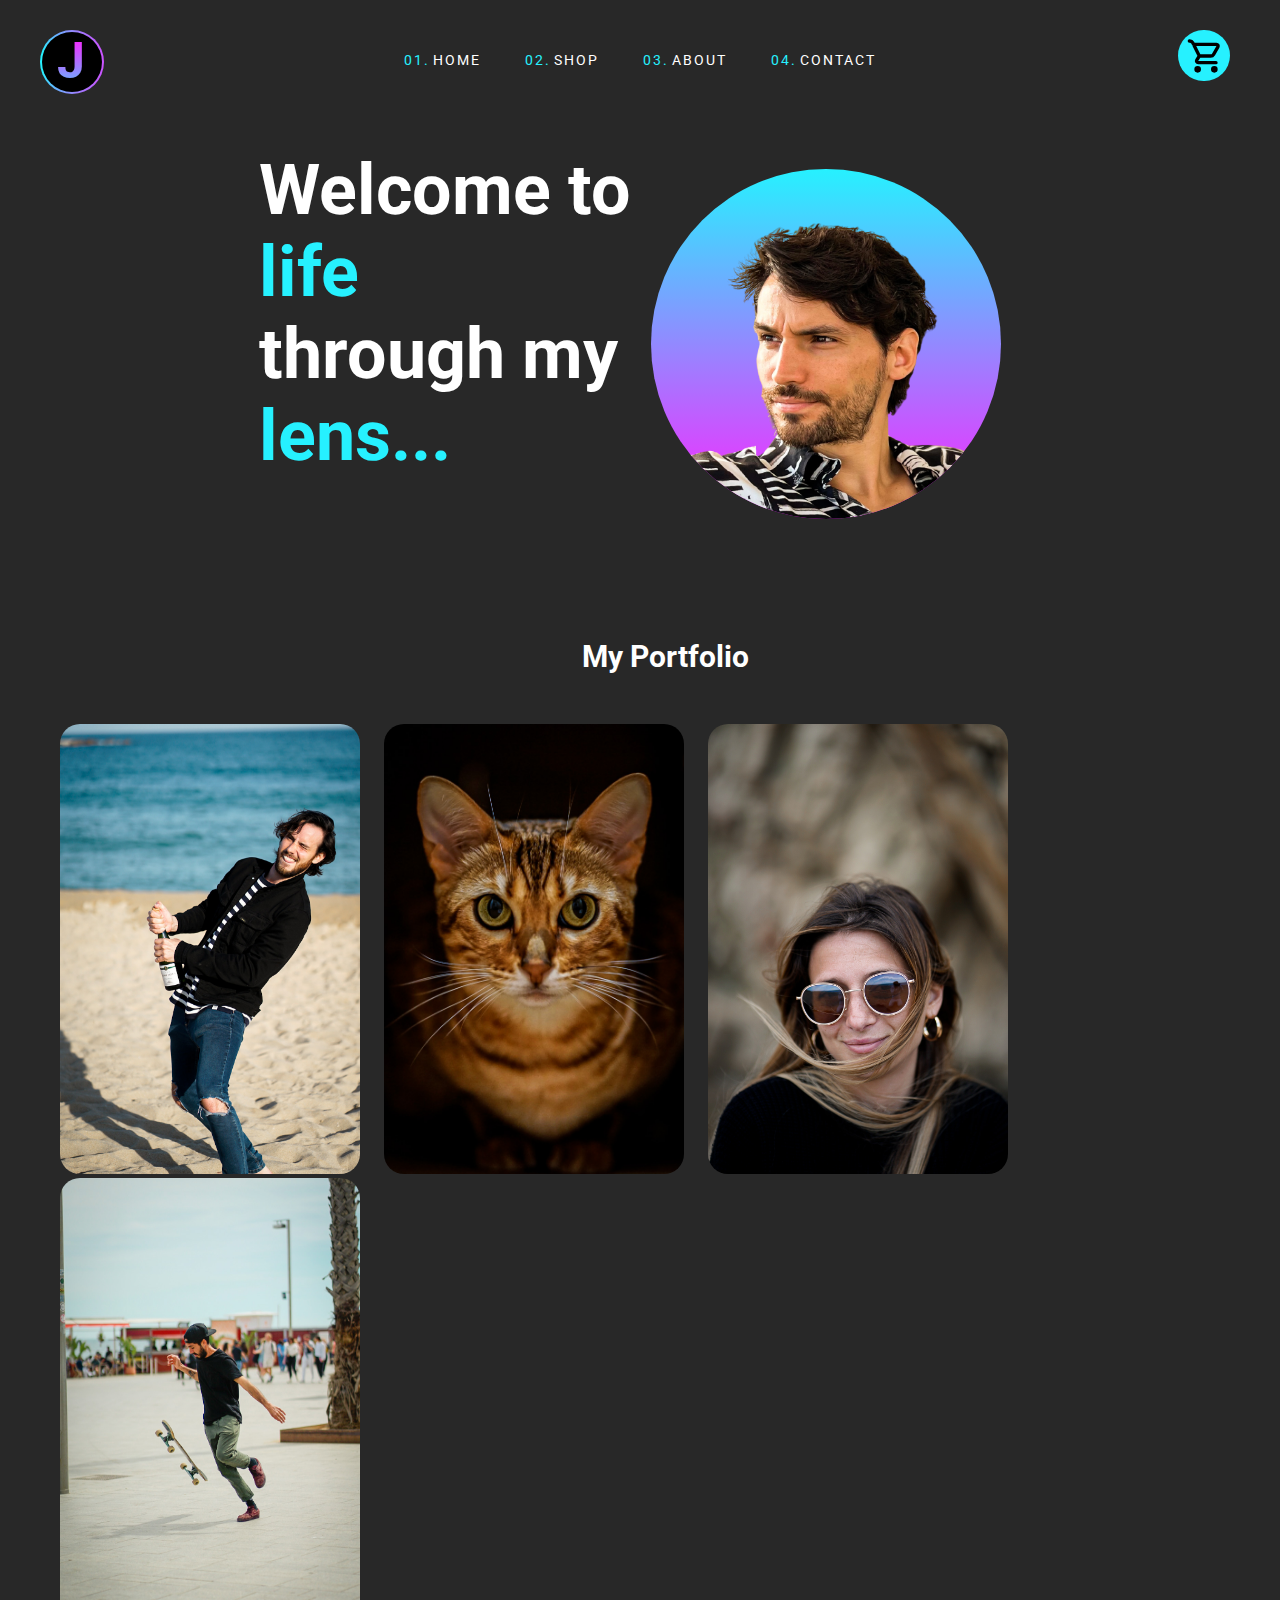
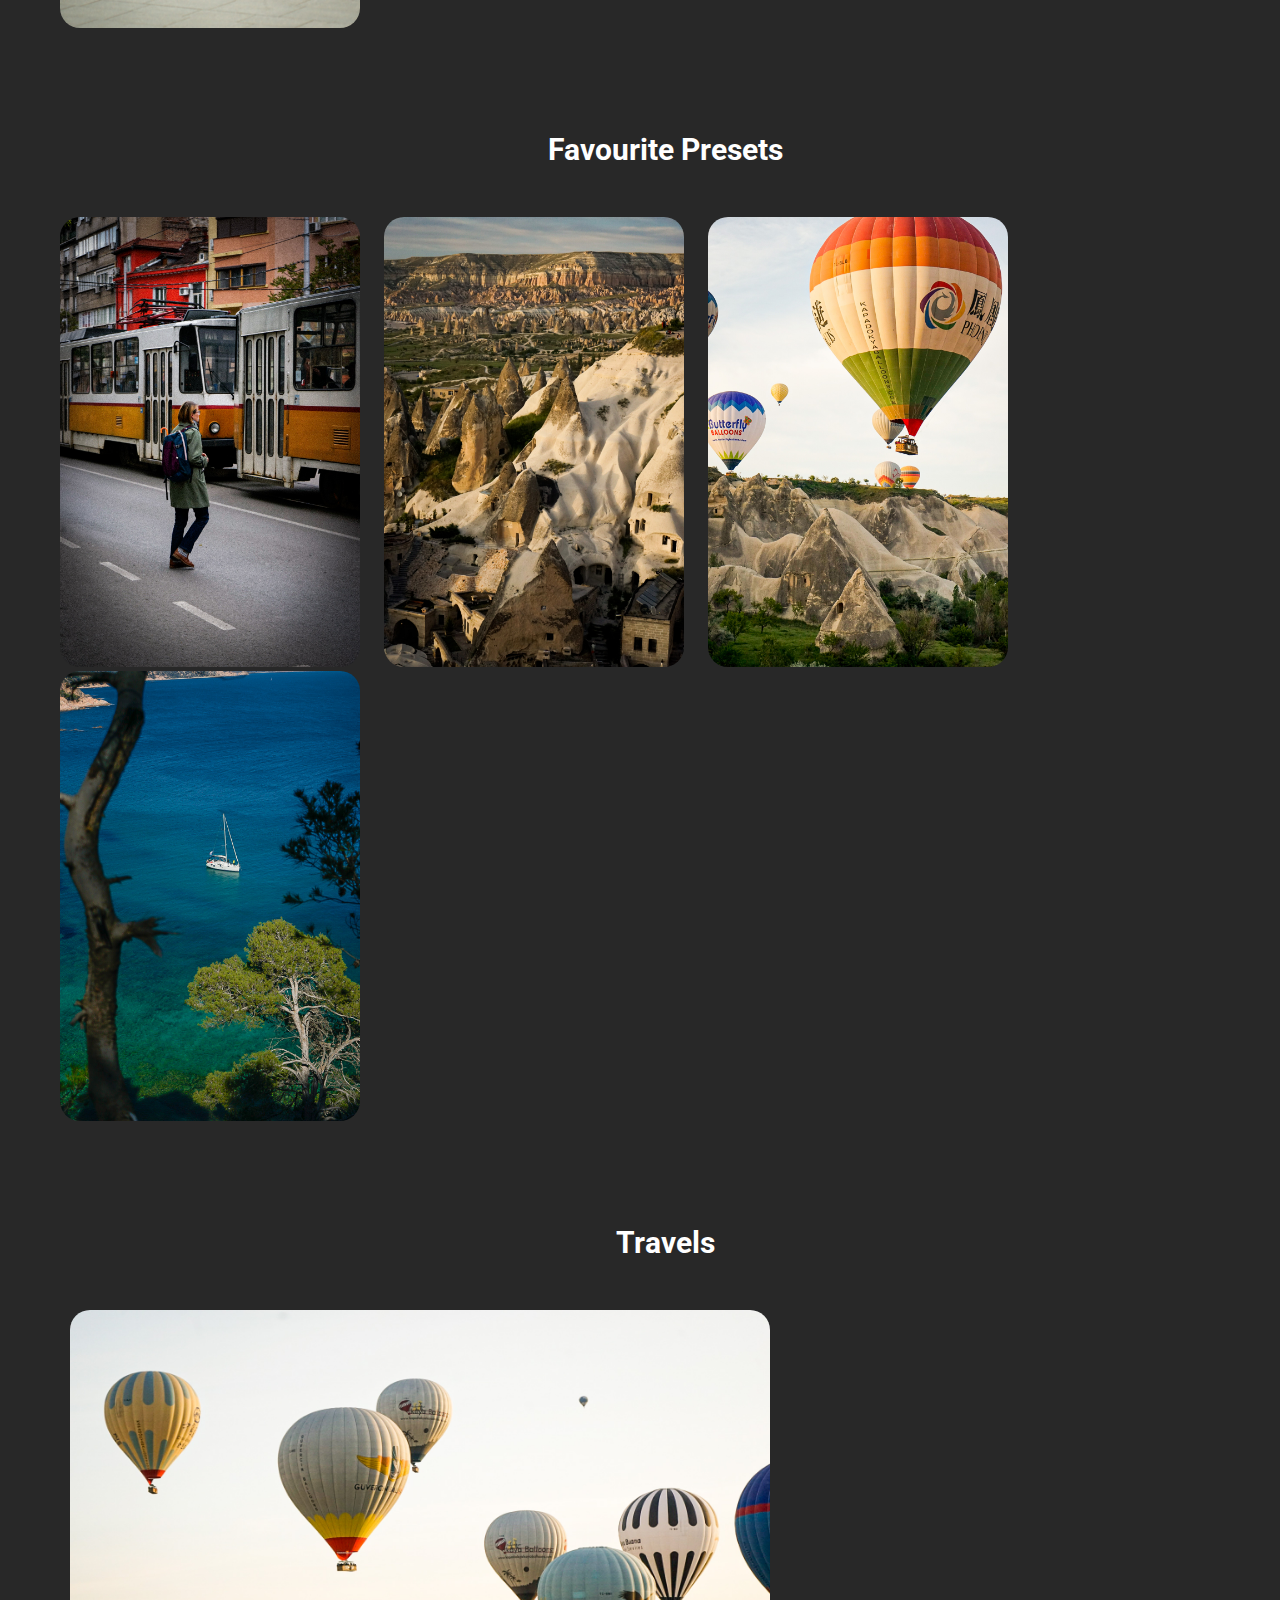
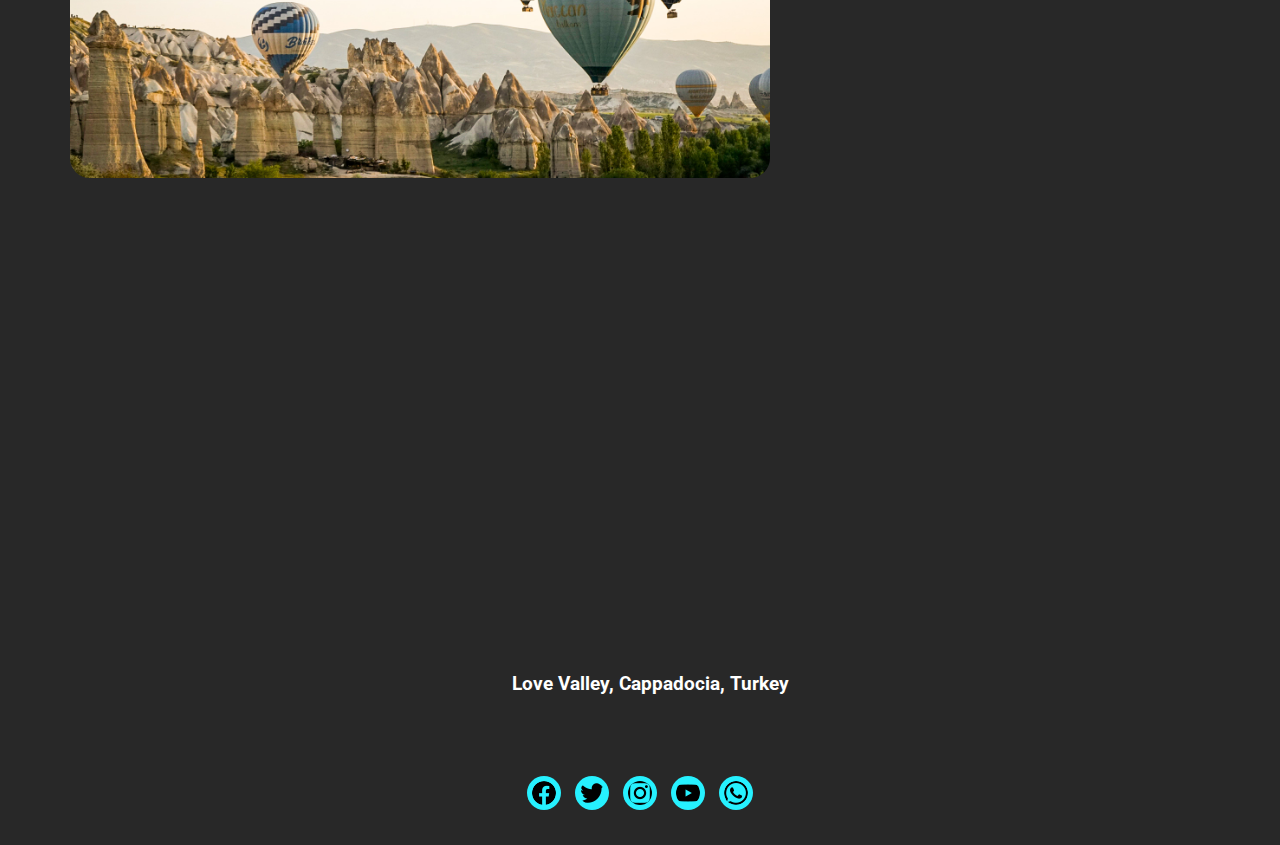
<file: index.html>
<!DOCTYPE html>
<html lang="en">
  <head>
    <meta charset="UTF-8" />
    <meta http-equiv="X-UA-Compatible" content="IE=edge" />
    <meta name="viewport" content="width=device-width, initial-scale=1.0" />
    <title>PH Manu C.</title>
    <link rel="stylesheet" href="./style.css" />
    <link rel="preconnect" href="https://fonts.googleapis.com" />
    <link rel="preconnect" href="https://fonts.gstatic.com" crossorigin />
    <link
      href="https://fonts.googleapis.com/css2?family=Roboto&display=swap"
      rel="stylesheet"
    />
  </head>

  <body>
    <header>
      <nav class="navegador">
        <div class="logo-container">        
          <div class="logo-background">
          <a class="logo" href="./index.html">J</a>
          </div>
        </div>

        <div class="list-container">
          <ul>
            <li>
              <a href="./index.html"><span>01.</span>HOME</a>
            </li>
            <li>
              <a href="./pages/shop.html"><span>02.</span>SHOP</a>
            </li>
            <li>
              <a href="./pages/about.html"><span>03.</span>ABOUT</a>
            </li>
            <li>
              <a href="./pages/contact.html"><span>04.</span>CONTACT</a>
            </li>
          </ul>
        </div>

        <div class="shopping-cart">
          <img src="./multimedia/imgs/shopping-cart-svgrepo-com.svg" alt="" />
        </div>
      </nav>
    </header>

    <main>
      <section class="main-container">
        <div>
          <h1>Welcome to</h1>
          <h1 class="highlight-words">life</span>
          <h1>through my</h1>
          <h1 class="highlight-words">lens...</span>
        </div>
        <img
          src="./multimedia/imgs/Juanxi-profile-removebg-preview.png"
          alt=""
        />
      </section>

      <section class="section-container">
          <h2>My Portfolio</h2>
          <div class="image-container">
            <img src="./multimedia/imgs/dsc1201.jpg" alt="" />
            <img src="./multimedia/imgs/dsc9755.jpg" alt="" />
            <img src="./multimedia/imgs/dsc9793.jpg" alt="" />
            <img src="./multimedia/imgs/dsc0820.jpg" alt="" />
          </div>
      </section>

    <section class="section-container">
      <h2>Favourite Presets</h2>
      <div class="image-container">
        <img src="./multimedia/imgs/dsc1539.jpg" alt="" />
        <img src="./multimedia/imgs/dsc2445.jpg" alt="" />
        <img src="./multimedia/imgs/dsc2667.jpg" alt="" />
        <img src="./multimedia/imgs/dsc9922.jpg" alt="" />
      </div>
    </section>

    <section class="section-container">
      <h2>Travels</h2>
      <div class="travels-container">
        <img class="travel-image" src="./multimedia/imgs/dsc2673.jpg" alt="" />
        <iframe
          src="https://www.google.com/maps/embed?pb=!1m18!1m12!1m3!1d3115.487343732438!2d34.81705847551503!3d38.660666571775565!2m3!1f0!2f0!3f0!3m2!1i1024!2i768!4f13.1!3m3!1m2!1s0x152a67cceb93f6c5%3A0xdf9c7ba0b0b6cb65!2sLove%20Valley!5e0!3m2!1sen!2ses!4v1686309056722!5m2!1sen!2ses"
          width="500"
          height="467"
          style="border: 0"
          allowfullscreen=""
          loading="lazy"
          referrerpolicy="no-referrer-when-downgrade"
        ></iframe>
        <h3>Love Valley, Cappadocia, Turkey</h3>
      </div>
    </section>
  </main>

    <footer>
      <div class="social-container">
        <a href=""><img src="./multimedia/imgs/facebook.png" alt=""></a>
        <a href=""><img src="./multimedia/imgs/twitter.png" alt=""></a>
        <a href=""><img src="./multimedia/imgs/instagram.png" alt=""></a>
        <a href=""><img src="./multimedia/imgs/youtube.png" alt=""></a>
        <a href=""><img src="./multimedia/imgs/whatsapp.png" alt=""></a>
      </div>
    </footer>
  </body>
</html>
</file>
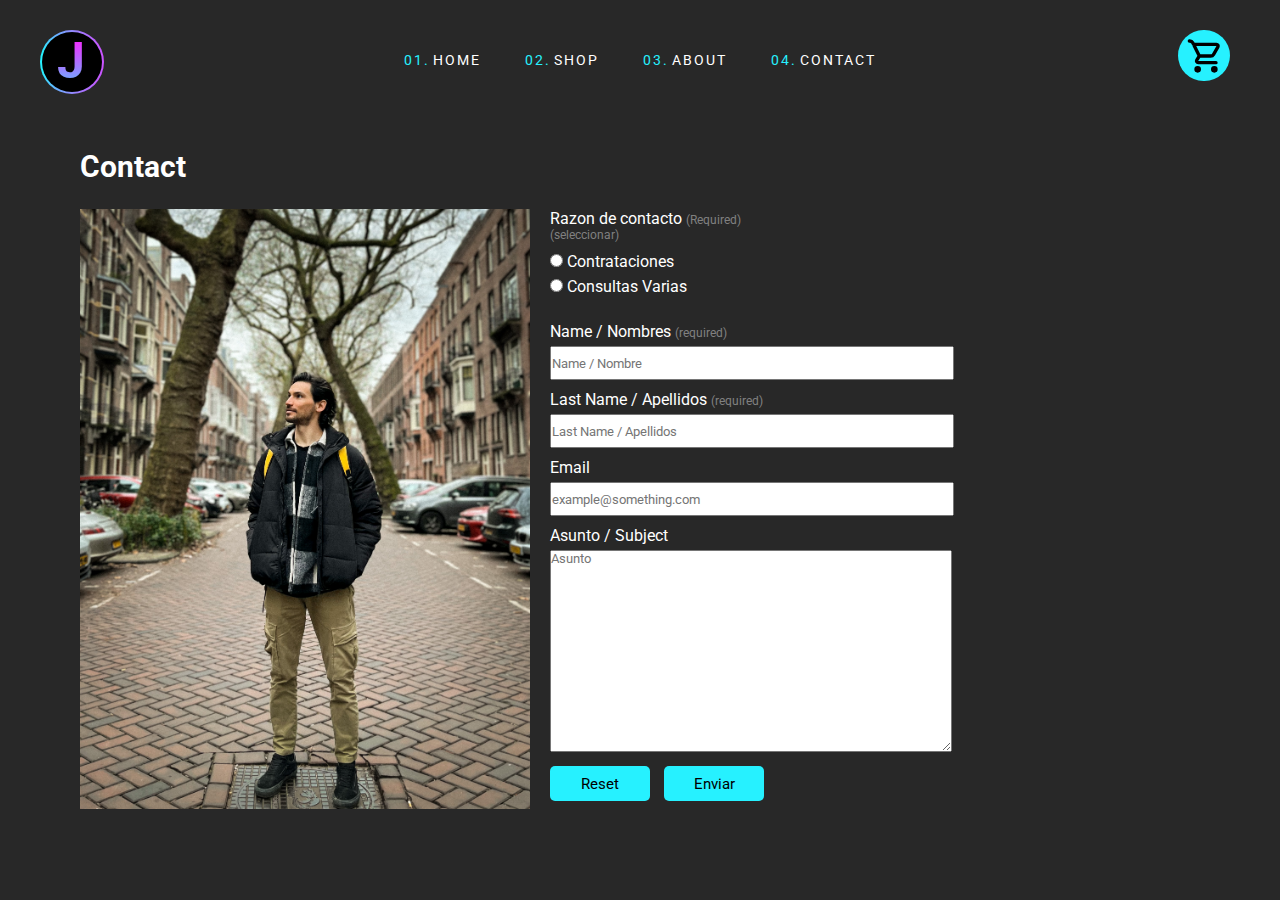
<file: pages/contact.html>
<!DOCTYPE html>
<html lang="en">
  <head>
    <meta charset="UTF-8" />
    <meta http-equiv="X-UA-Compatible" content="IE=edge" />
    <meta name="viewport" content="width=device-width, initial-scale=1.0" />
    <title>Contact - PH Manu C.</title>
    <link rel="stylesheet" href="../style.css" />
    <link rel="preconnect" href="https://fonts.googleapis.com" />
    <link rel="preconnect" href="https://fonts.gstatic.com" crossorigin />
    <link
      href="https://fonts.googleapis.com/css2?family=Roboto&display=swap"
      rel="stylesheet"
    />
  </head>
  <body>
    <header>
      <nav class="navegador">
        <div class="logo-container">
          <div class="logo-background">
            <a class="logo" href="../index.html">J</a>
          </div>
        </div>

        <div class="list-container">
          <ul>
            <li>
              <a href="../index.html"><span>01.</span>HOME</a>
            </li>
            <li>
              <a href="../pages/shop.html"><span>02.</span>SHOP</a>
            </li>
            <li>
              <a href="../pages/about.html"><span>03.</span>ABOUT</a>
            </li>
            <li>
              <a href="../pages/contact.html"><span>04.</span>CONTACT</a>
            </li>
          </ul>
        </div>

        <div class="shopping-cart">
          <img src="../multimedia/imgs/shopping-cart-svgrepo-com.svg" alt="" />
        </div>
      </nav>
    </header>

    <main>
      <section class="contact-container">
        <h2>Contact</h2>
        <div class="image-form">
          <img src="../multimedia/imgs/IMG_1877.JPG" alt="" />
          <div class="form-container">
            <div>
              <p>Razon de contacto <span class="required">(Required)</span></p>
              <p class="required reason">(seleccionar)</p>
              <div>
                <input class="contrataciones" type="radio" name="lado" value="contrataciones" />
                Contrataciones
              </div>
              <div>
                <input class="consultas-varias" type="radio" name="lado" value="consultas varias" />
                Consultas Varias
              </div>
            </div>
            <form action="#">
              <label class="nombre" for="nombre"
                >Name / Nombres <span class="required">(required)</span> <br />
                <input class="nombre" type="nombre" placeholder="Name / Nombre"
              /></label>
              <br />
              <label for="apellido"
                >Last Name / Apellidos <span class="required">(required)</span><br />
                <input class="apellido" type="apellido" placeholder="Last Name / Apellidos" />
              </label>
              <br />
              <label for="email"
                >Email <br />
                <input class="email" type="email" placeholder="example@something.com" name="email" />
              </label>
              <br />
              <label for="asunto">
                Asunto / Subject<br />
                <textarea class="asunto" placeholder="Asunto"></textarea>
              </label>
              <br />
              <div>
              <input class="reset" type="reset" value="Reset" />
              <button class="enviar">Enviar</button>
            </form>
          </div>
        </div>
      </section>
    </main>
  </body>
</html>
</file>
<file: style.css>
* {
  margin: 0;
  padding: 0;
  font-family: 'roboto', sans-serif;
}

html {
  background-color: rgb(40, 40, 40);
}

.navegador {
  display: flex;
  justify-content: center;
  align-items: center;
  margin-top: 50px;
} 

.logo-background {
  width: 60px;
  height: 60px;
  border-radius: 35px;
  border: solid 2px transparent;
  background: linear-gradient(black, black), 
  radial-gradient(circle at left, #26f1ff 10px, transparent 80px),
  #ff21ff;
  background-clip: content-box, border-box, border-box, border-box;
  background-origin: content-box, border-box, border-box, border-box;
  position: absolute;
  left: 40px;
  top: 30px;


}

.logo {
  background: -webkit-linear-gradient(bottom,#26f1ff 0%, #ff21ff 78%);
  -webkit-background-clip: text;
  -webkit-text-fill-color: transparent;
  height: 60px;
  width: 60px;
  font-size: 50px;
  font-weight: bold;
  padding: 15px;
}

.navegador ul {
  list-style: none;
}

.navegador li {
  display: inline;
}

.navegador li a {
  text-decoration: none;
  margin-left: 20px;
  margin-right: 20px;
  color: white;
  font-size: 14px;
  letter-spacing: 2px;
}

.navegador ul li a span {
  color: #26f1ff;
  margin-right: 3px;
}
.shopping-cart {
  position: fixed;
  background-color: #26f1ff;
  top: 30px;
  right: 50px;
  border-radius: 50px;
  padding-left: 8px;
  padding-top: 6px;
  padding-right: 4px;
  padding-bottom: 1px;
}

.shopping-cart img {
  width: 40px;  
}

.main-container {
  display: flex;
  justify-content: center;
  margin: 80px 50px 0px 50px;
}

.main-container h1 {
  font-size: 70px;
  color: white;
}

.main-container img {
  width: 350px;
  background: linear-gradient(#26f1ff, #ff21ff);
  border-radius: 225px;
  margin: 20px;
}

.main-container .highlight-words {
  color: #26f1ff;
}

.section-container h2 {
  text-align: center;
  font-size: 30px;
  color: white;
  margin-top: 100px;
  margin-left: 50px;
}

.image-container {
  margin: 50px;
}

.section-container .image-container img {
  width: 300px;
  height: 450px;
  margin-left: 10px;
  margin-right: 10px;
  border-radius: 20px;
}

.travels-container {
  margin: 50px 30px 0px 50px;
}

.travel-image {
  width: 700px;
  margin: 0px 20px 0px 20px;
  border-radius: 20px;
}

.travels-container iframe {
  margin: 0px 20px 0px 20px;
  border-radius: 20px;
}

.travels-container h3 {
  text-align: center;
  color: white;
  margin-top: 20px;
  margin-bottom: 50px;
}

footer {
  display: flex;
  justify-content: center;
  align-items: center;
  height: 100px;
  width: 100%;
  text-align: right;
}

footer img {
  background-color:#26f1ff;
  margin: 5px;
  padding: 5px;
  border-radius: 20px;
}

.contact-container {
    margin: 80px 80px 0px 80px;
}

.contact-container h2 {
  margin-bottom: 25px;
  color: white;
  font-size: 30px;
}

.image-form {
  display: flex;
}

.image-form img {
  width: 450px;
  height: 600px;
}

.form-container {
  color: white;
  margin-left: 20px ;
}

.required {
  font-size: 12px;
  color: gray;
}

.reason {
  margin-bottom: 10px;
}

.contrataciones {
  margin-bottom: 10px;
}

.consultas-varias {
  margin-bottom: 30px;
}

.nombre {
  margin-bottom: 10px;
  margin-top: 5px;
  height: 30px;
  width: 400px;
}

.apellido {
  margin-bottom: 10px;
  margin-top: 5px;
  height: 30px;
  width: 400px;
}

.email {
  margin-bottom: 10px;
  margin-top: 5px;
  height: 30px;
  width: 400px;
}

.asunto {
  margin-bottom: 10px;
  margin-top: 5px;
  height: 200px;
  width: 400px;
}

.reset {
  width: 100px;
  height: 35px;
  font-size: 15px;
  color: black;
  background-color: #26f1ff;
  border: none;
  border-radius: 5px;
  margin-right: 10px;
}

.enviar {
  width: 100px;
  height: 35px;
  font-size: 15px;
  color: black;
  background-color: #26f1ff;
  border: none;
  border-radius: 5px;
  margin-right: 10px; 
}

.gear-images {
  object-fit: contain;
}

.about-container {
  margin: 80px 80px 0px 80px;
}

.about-container h2 {
  margin-bottom: 25px;
  color: white;
  font-size: 30px;
}

.about-text {
  color: white;
}

.side-image {
  height: 400px;
}

.middle-image {
  height: 400px;
  margin-top: 50px;
  margin-right: 20px;
  margin-left: 20px;
}
</file>
